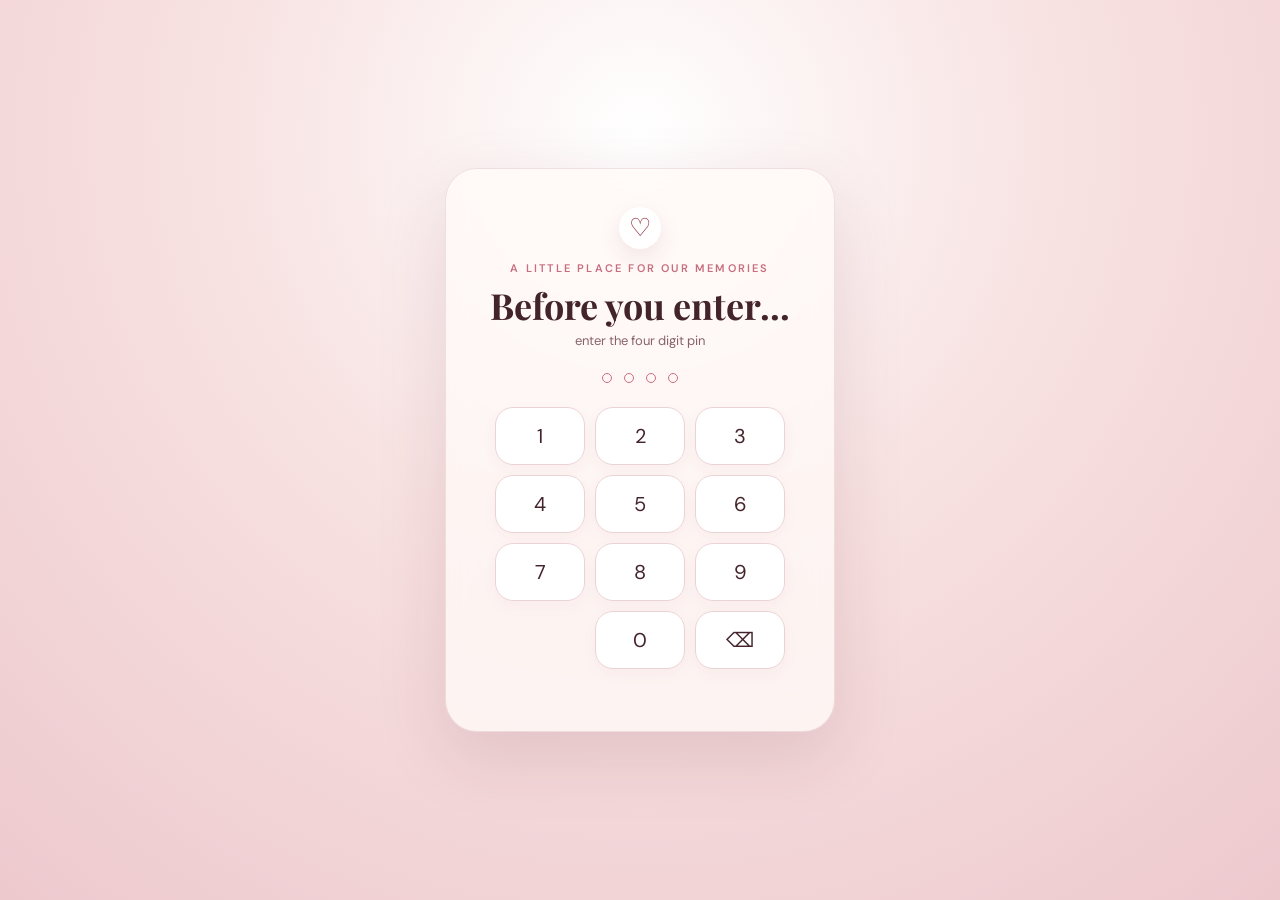
<file: index.html>
<!DOCTYPE html>
<html lang="en">
<head>
  <meta charset="UTF-8">
  <meta name="viewport" content="width=device-width, initial-scale=1.0, viewport-fit=cover">
  <meta name="theme-color" content="#8f2436">
  <title>Happy Failed 3rd Anniversary ❤️‍🩹</title>
  <link rel="stylesheet" href="style.css">
</head>
<body>
  <div id="hearts" aria-hidden="true"></div>

  <section id="pinScreen" class="screen pin-screen">
    <div class="pin-card">
      <div class="tiny-sticker">♡</div>
      <p class="eyebrow">a little place for our memories</p>
      <h1>Before you enter...</h1>
      <p class="pin-sub">enter the four digit pin</p>
      <div class="pin-dots" id="pinDots">
        <span></span><span></span><span></span><span></span>
      </div>
      <div class="pin-pad" id="pinPad">
        <button data-key="1">1</button><button data-key="2">2</button><button data-key="3">3</button>
        <button data-key="4">4</button><button data-key="5">5</button><button data-key="6">6</button>
        <button data-key="7">7</button><button data-key="8">8</button><button data-key="9">9</button>
        <span></span><button data-key="0">0</button><button data-key="back">⌫</button>
      </div>
      <p id="pinError" class="pin-error"></p>
    </div>
  </section>

  <main id="site" class="hidden">
    <audio id="song" preload="auto" loop playsinline>
      <source src="rocketeer.mp3" type="audio/mpeg">
    </audio>

    <button id="musicButton" class="music-button" aria-label="Play or pause music">
      <span class="cassette-mini">♫</span>
      <span id="musicText">Rocketeer</span>
    </button>

    <section class="hero section">
      <div class="sparkle">✦</div>
      <p class="eyebrow">02 · 09 · 2026</p>
      <h1>Happy Failed<br><em>3rd Anniversary</em></h1>
      <p class="soft-line">some stories don't get the ending we imagined.</p>

      <div class="gift-wrap">
        <button id="gift" class="gift" aria-label="Open the gift">
          <span class="gift-lid"></span>
          <span class="gift-box"></span>
          <span class="gift-ribbon-v"></span>
          <span class="gift-ribbon-h"></span>
          <span class="gift-bow">🎀</span>
        </button>
        <p class="tap-hint">tap the gift ♡</p>
      </div>
    </section>

    <section id="flowerIntro" class="flower-intro hidden" aria-hidden="true">
      <div class="flower-shower">
        <span>🌹</span><span>🌸</span><span>🌷</span><span>🌺</span><span>💐</span>
        <span>🤍</span><span>🌹</span><span>🌸</span><span>🌷</span><span>🌺</span>
        <span>💮</span><span>🌼</span><span>🌹</span><span>🌸</span><span>💐</span>
        <span>🌷</span><span>🤍</span><span>🌺</span><span>🌸</span><span>🌹</span>
      </div>
      <div class="flower-intro-center">
        <div class="big-bouquet">💐</div>
        <p>for a love I still remember</p>
      </div>
    </section>

    <section id="giftPopup" class="gift-popup hidden">
      <div class="popup-petals"></div>
      <div class="popup-content">
        <div class="flower-row">🌹 🤍 🌸 🌷 🌹</div>
        <p class="eyebrow">for a love I still remember</p>
        <h2>Happy Failed 3rd Anniversary</h2>
        <p>today is our special day, but relationship is over</p>
        <p>i hope you always happy without me there</p>
        <div class="flower-row bottom">🌷 🤍 🌺 🌸 🤍</div>
        <button id="closePopup">continue ↓</button>
      </div>
    </section>

    <section class="section bouquet-section">
      <p class="eyebrow">a little bouquet</p>
      <h2>Flowers I Couldn't Give You</h2>
      <p class="section-note">tap the flowers ♡</p>
      <div class="bouquet" id="bouquet">
        <button data-message="kamu orang yang paling ingin ku ajak terus bersama :)">🌹</button>
        <button data-message="terima kasih pernah menjadi rumah ternyaman untukku 🤍">🌷</button>
        <button data-message="aku masih menyimpan banyak hal kecil tentang kita di hati.">🌸</button>
        <button data-message="semoga hari-harimu selalu dipenuhi hal-hal baik 🌺">🌺</button>
        <button data-message="kalau rindu bisa jadi bunga, mungkin bouquet ini nggak akan cukup 💐">💐</button>
        <button data-message="aku akan selalu mengingat tawa kecil kita 🩷">🌼</button>
        <button data-message="semoga perjalananmu di Bali berjalan dengan indah 🌻">🌻</button>
        <button data-message="some memories are too precious to ever become strangers.">🪻</button>
      </div>
      <div class="bouquet-message" id="bouquetMessage">kamu orang yang paling ingin ku ajak terus bersama :)</div>
    </section>

    <section class="section letter-section">
      <div class="paper">
        <p class="eyebrow">a letter</p>
        <h2>A Letter For you</h2>
        <div class="letter-text">
          <p>On this special day, we should have been celebrating together with joy and love, but sadly, we are no longer together; I am so sad not having you here.</p>
          <p>I always hope you find happiness, even without me in Bali.</p>
          <p>I truly miss you.. our laughter, the unique things we did together, your sweet texts, and your good morning and good night messages; I miss it all so much.</p>
          <p>From here, I can only pray that your journey toward the future in Bali goes smoothly.</p>
          <p>sejujurnya, i cant see u with someone else and i’m still waiting for u..</p>
          <p>i love u sm &amp; mysm my sweet heart ☹️❤️‍🩹</p>
          <p class="signature">-Indah Fahra Saina</p>
        </div>
      </div>
    </section>

    <section class="section memories-section">
      <p class="eyebrow">little pieces of us</p>
      <h2>Our Memories</h2>
      <p class="section-note">"how cute we are when we're together."</p>
      <button class="polaroid" id="memoryPhoto">
        <span class="photo-frame"><img src="IMG_1831.jpeg" alt="Our memory"></span>
        <span class="polaroid-caption">i miss u so much🩷</span>
        <span class="zoom-badge">tap to see closer</span>
      </button>
    </section>

    <div id="photoModal" class="photo-modal hidden">
      <button id="closePhoto" class="modal-close">×</button>
      <img src="IMG_1831.jpeg" alt="Memory closer view">
    </div>

    <section class="section timeline-section">
      <div class="timeline-card">
        <div class="timeline-item">
          <div class="icon">✨</div>
          <div><h3>First Time We Meet</h3><p>First Year of High School - 2023</p></div>
        </div>
        <div class="timeline-item">
          <div class="icon">💬</div>
          <div><h3>Our First Conversation</h3><p>I had a crush on you first, you drove me crazy😖</p></div>
        </div>
        <div class="timeline-item">
          <div class="icon">🫂</div>
          <div><h3>How Far Have We Come?</h3><p>Tangerang - Bali | 1.192km</p></div>
        </div>
      </div>
    </section>

    <section class="section playlist-section">
      <p class="eyebrow">songs that stayed</p>
      <h2>Our Special Playlist</h2>
      <div class="playlist">
        <div class="track playing">
          <div class="vinyl">
            <div class="vinyl-label"><span>♫</span></div>
          </div>
          <div class="track-info"><b>Rocketeer - Far East Movement</b><small>playing now</small></div>
          <span class="bars"><i></i><i></i><i></i></span>
        </div>
        <div class="track"><div class="track-number">02</div><div><b>Shape of My Heart - Backstreet Boys</b></div></div>
        <div class="track"><div class="track-number">03</div><div><b>Fix You - Coldplay</b></div></div>
      </div>
    </section>

    <section class="section gratitude-section">
      <p class="eyebrow">one more thing</p>
      <h2>Reasons I’m Grateful For You</h2>
      <p class="section-note">tap the jar to open a little note ♡</p>
      <button id="jar" class="jar-button" aria-label="Open the gratitude jar">
        <span class="jar-lid"></span>
        <span class="jar-glass">🌹<br>🤍💕<br>🌷🤍</span>
        <span class="jar-label">little<br>things</span>
      </button>
      <div id="note" class="note hidden">
        <button id="closeNote">×</button>
        <div class="note-paper" id="notePaper"></div>
      </div>
    </section>

    <section class="section ending-section">
      <div class="ending-card">
        <div class="ending-flower">🤍🌹🤍</div>
        <h2>May Your Life Always be Filled with Happiness❤️‍🩹</h2>
        <p>Kita sudah sejauh ini, sudah 3 tahun sejak kita bersama, lihat lagi padaku nanti ya? aku masih akan menunggu mu disini</p>
        <p>aku kangen kamu, aku kangen dirimu yang ada di sisiku🫂</p>
        <p>Waktu terbaik akan menyatukan kita lagi secepatnya, semoga kamu selalu bahagia dalam langkahmu, ingat senyumku di depan mu jika kamu merindukan diriku😀 aku akan selalu berdoa untuk mu🤍</p>
        <div class="final-sign">— With All My Love and Prayers🩷 —</div>
        <div class="tiny-hearts">♡ ♡ ♡</div>
      </div>
    </section>
  </main>

  <script src="script.js"></script>
</body>
</html>
</file>
<file: style.css>
@import url('https://fonts.googleapis.com/css2?family=DM+Sans:wght@400;500;600&family=Playfair+Display:ital,wght@0,500;0,600;1,500;1,600&display=swap');

:root{
  --wine:#8d293b; --wine-dark:#651d2c; --rose:#c86d7d; --cream:#fff7f3;
  --blush:#f7dfe0; --paper:#fffaf6; --ink:#44242b; --muted:#86636a;
}
*{box-sizing:border-box}
html{scroll-behavior:smooth}
body{margin:0;background:linear-gradient(180deg,#fff7f4,#f8e3e3 50%,#fff8f4);color:var(--ink);font-family:"DM Sans",sans-serif;overflow-x:hidden}
button{font:inherit;border:0;cursor:pointer}
.hidden{display:none!important}
.screen{min-height:100svh;display:grid;place-items:center;padding:24px}
.pin-screen{background:radial-gradient(circle at 50% 15%,#fff 0,#f8e2e2 42%,#edc9ce 100%)}
.pin-card{width:min(390px,100%);padding:38px 25px 30px;text-align:center;background:rgba(255,250,248,.78);border:1px solid rgba(141,41,59,.12);border-radius:32px;box-shadow:0 24px 70px rgba(101,29,44,.13);backdrop-filter:blur(14px)}
.tiny-sticker{margin:auto auto 12px;width:42px;height:42px;border-radius:50%;display:grid;place-items:center;background:#fff;color:var(--wine);font-size:25px;box-shadow:0 8px 22px #8d293b1c}
.eyebrow{font-size:11px;letter-spacing:.2em;text-transform:uppercase;color:var(--rose);font-weight:600}
h1,h2,h3,p{margin-top:0}
.pin-card h1{font-family:"Playfair Display",serif;font-size:36px;line-height:1.08;margin:10px 0 8px}
.pin-sub{color:var(--muted);font-size:13px}
.pin-dots{display:flex;justify-content:center;gap:12px;margin:24px 0}
.pin-dots span{width:10px;height:10px;border-radius:50%;border:1px solid var(--rose);background:transparent;transition:.2s}
.pin-dots span.filled{background:var(--wine);transform:scale(1.12)}
.pin-pad{display:grid;grid-template-columns:repeat(3,1fr);gap:10px;max-width:290px;margin:auto}
.pin-pad button{height:58px;border-radius:18px;background:#fff;border:1px solid #ead3d5;color:var(--ink);font-size:20px;box-shadow:0 5px 15px #8d293b0b;transition:.15s}
.pin-pad button:active{transform:scale(.94);background:var(--blush)}
.pin-error{height:18px;margin:14px 0 0;color:#a23d51;font-size:12px}
.section{min-height:100svh;padding:90px 20px;display:flex;flex-direction:column;align-items:center;justify-content:center;position:relative}
.hero{min-height:100svh;text-align:center;background:radial-gradient(circle at 50% 0,#fff,#fae8e8 65%,#f4d7d9)}
.hero h1{font-family:"Playfair Display",serif;font-size:clamp(48px,13vw,86px);line-height:.94;margin:8px 0 20px}
.hero h1 em{color:var(--wine);font-weight:500}
.soft-line{max-width:390px;color:var(--muted);font-size:14px}
.sparkle{position:absolute;top:13%;right:14%;font-size:28px;color:#b85a6c;animation:float 2.8s ease-in-out infinite}
.gift-wrap{margin-top:45px;text-align:center}
.gift{position:relative;width:150px;height:145px;background:none;animation:giftFloat 2.5s ease-in-out infinite}
.gift-box{position:absolute;left:17px;right:17px;bottom:10px;height:92px;background:linear-gradient(135deg,#9e3348,#7c2134);border-radius:12px 12px 18px 18px;box-shadow:0 25px 30px #641a2b2b}
.gift-lid{position:absolute;left:10px;right:10px;top:33px;height:34px;background:#a83b50;border-radius:10px;z-index:3;box-shadow:0 7px 10px #5b17262b}
.gift-ribbon-v{position:absolute;width:20px;height:105px;left:65px;top:31px;background:#f4d8c9;z-index:4}
.gift-ribbon-h{position:absolute;width:140px;height:16px;left:5px;top:42px;background:#f4d8c9;z-index:5}
.gift-bow{position:absolute;top:5px;left:49px;font-size:47px;z-index:6;filter:drop-shadow(0 4px 5px #50111d33)}
.tap-hint{font-size:12px;color:var(--muted);margin-top:5px}
@keyframes giftFloat{50%{transform:translateY(-10px) rotate(-1deg)}}
@keyframes float{50%{transform:translateY(-12px) rotate(8deg)}}

.flower-intro{position:fixed;inset:0;z-index:70;background:radial-gradient(circle at 50% 45%,#fff4f3 0,#f5cfd3 48%,#8d293b 100%);display:grid;place-items:center;overflow:hidden;animation:flowerIntroIn .35s ease-out}
.flower-intro-center{position:relative;z-index:2;text-align:center;color:#7b2638;font-family:"Playfair Display",serif;font-size:20px;animation:bloomCenter 1.1s ease-out both}
.big-bouquet{font-size:105px;filter:drop-shadow(0 15px 20px #5d172833);animation:bloom 1.2s ease-in-out infinite alternate}
.flower-shower{position:absolute;inset:0;display:grid;grid-template-columns:repeat(5,1fr);align-items:center;justify-items:center;gap:20px;padding:20px;font-size:48px;opacity:.9}
.flower-shower span{animation:flowerFloat 2.8s ease-in-out infinite alternate}
.flower-shower span:nth-child(2n){animation-delay:-.7s}.flower-shower span:nth-child(3n){animation-delay:-1.2s}
@keyframes flowerIntroIn{from{opacity:0}to{opacity:1}}
@keyframes bloom{from{transform:scale(.88) rotate(-4deg)}to{transform:scale(1.08) rotate(4deg)}}
@keyframes bloomCenter{from{opacity:0;transform:scale(.6)}to{opacity:1;transform:scale(1)}}
@keyframes flowerFloat{from{transform:translateY(-18px) rotate(-8deg)}to{transform:translateY(18px) rotate(8deg)}}

.gift-popup{position:fixed;inset:0;z-index:50;background:rgba(79,20,34,.78);display:grid;place-items:center;padding:22px;backdrop-filter:blur(8px);animation:fadeIn .4s}
.popup-content{position:relative;width:min(620px,100%);padding:50px 28px;text-align:center;background:linear-gradient(145deg,#fffaf8,#f7dddd);border-radius:34px;box-shadow:0 30px 90px #3a0e1d70;overflow:hidden}
.popup-content h2{font-family:"Playfair Display",serif;font-size:clamp(35px,8vw,58px);line-height:1.02;color:var(--wine);margin:12px 0 20px}
.popup-content p:not(.eyebrow){font-family:"Playfair Display",serif;font-size:18px;line-height:1.6}
.flower-row{font-size:25px;letter-spacing:8px}.bottom{margin-top:25px}
.popup-content button{margin-top:18px;padding:12px 22px;border-radius:99px;background:var(--wine);color:#fff}
.popup-petals:before,.popup-petals:after{content:"🌹 🤍 🌸 🤍 🌹";position:absolute;left:5%;top:12%;font-size:26px;letter-spacing:18px;opacity:.5;animation:petal 7s linear infinite}
.popup-petals:after{top:auto;bottom:12%;left:12%;animation-delay:-3s}
@keyframes petal{50%{transform:translateX(30px) rotate(8deg)}}

.bouquet-section{background:#fff8f6}
.bouquet-section h2,.letter-section h2,.memories-section h2,.playlist-section h2,.gratitude-section h2,.ending-section h2{font-family:"Playfair Display",serif;font-size:clamp(35px,9vw,55px);text-align:center;line-height:1.05;margin:6px 0 10px}
.section-note{color:var(--muted);font-size:13px}
.bouquet{width:min(430px,100%);min-height:280px;display:flex;align-items:center;justify-content:center;flex-wrap:wrap;gap:6px;padding:35px 20px;margin:25px 0;background:radial-gradient(circle,#fff,#f8e4e5);border-radius:50% 50% 45% 45%;box-shadow:inset 0 -12px 30px #b6576710}
.bouquet button{background:none;font-size:62px;transition:.25s;filter:drop-shadow(0 7px 5px #6b23301c)}
.bouquet button.selected{filter:drop-shadow(0 0 14px #c86d7d);transform:scale(1.2) translateY(-5px)}
.bouquet-message{min-height:70px;display:grid;place-items:center;transition:.25s}
.bouquet button:active{transform:scale(1.35) rotate(-8deg)}
.bouquet-message{max-width:500px;min-height:70px;display:grid;place-items:center;text-align:center;padding:18px 22px;border:1px dashed #c98b96;border-radius:18px;background:#fff;color:var(--wine);font-family:"Playfair Display",serif;font-size:18px}

.letter-section{background:#f2d8d9}
.paper{width:min(700px,100%);padding:42px 28px;background:var(--paper);box-shadow:0 25px 55px #6c23301c;transform:rotate(-.5deg);border-radius:3px}
.paper h2{text-align:left;margin-bottom:30px}
.letter-text{font-family:"Playfair Display",serif;font-size:16px;line-height:1.8;color:#553238}
.letter-text p{margin-bottom:18px}.signature{text-align:right;font-style:italic;margin-top:28px}

.memories-section{background:linear-gradient(180deg,#fff8f6,#f5dddd)}
.polaroid{position:relative;background:#fff;padding:14px 14px 22px;box-shadow:0 22px 45px #5b1b2a28;transform:rotate(-2deg);margin-top:30px;transition:.3s;max-width:360px}
.polaroid:hover{transform:rotate(0) translateY(-5px)}
.photo-frame{display:block;overflow:hidden;background:#eee}
.photo-frame img{display:block;width:100%;height:auto}
.polaroid-caption{display:block;font-family:"Playfair Display",serif;font-size:18px;margin-top:13px;color:#59333a}
.zoom-badge{display:block;margin-top:5px;font-size:10px;color:#a47b81}
.photo-modal{position:fixed;inset:0;z-index:60;background:#2d1018e8;display:grid;place-items:center;padding:20px}
.photo-modal img{max-width:94vw;max-height:88vh;object-fit:contain;border:10px solid #fff;box-shadow:0 25px 70px #0008}
.modal-close{position:fixed;top:18px;right:18px;width:44px;height:44px;border-radius:50%;background:#fff;color:var(--wine);font-size:30px;z-index:61}

.timeline-section{background:#fff8f4}
.timeline-card{width:min(650px,100%);display:grid;gap:16px}
.timeline-item{display:flex;gap:18px;align-items:center;padding:22px;border-radius:24px;background:#fff;border:1px solid #efdadd;box-shadow:0 10px 30px #7b263514}
.icon{font-size:28px;width:48px;text-align:center}.timeline-item h3{font-family:"Playfair Display",serif;font-size:21px;margin:0 0 5px}.timeline-item p{margin:0;color:var(--muted);font-size:13px}

.playlist-section{background:#f5dcde}
.playlist{width:min(650px,100%);margin-top:25px;display:grid;gap:10px}
.track{display:flex;align-items:center;gap:15px;padding:18px;border-radius:20px;background:#fff8f5;border:1px solid #edd0d3}
.track.playing{background:#8d293b;color:#fff;box-shadow:0 15px 35px #6d203028}
.track-number{width:46px;height:46px;flex:0 0 46px;border-radius:13px;display:grid;place-items:center;background:#ead1d3;color:var(--wine);font-weight:600}
.vinyl{width:70px;height:70px;min-width:70px;flex:0 0 70px;border-radius:50%;position:relative;display:grid;place-items:center;background:repeating-radial-gradient(circle,#111 0 2px,#1f1f1f 3px,#090909 5px);box-shadow:0 7px 15px #2b101828;animation:spin 4s linear infinite}
.vinyl::before{content:"";position:absolute;inset:8px;border-radius:50%;border:1px solid #ffffff18;box-shadow:inset 0 0 7px #ffffff12}
.vinyl-label{width:29px;height:29px;border-radius:50%;display:grid;place-items:center;background:var(--wine);position:relative;z-index:2;box-shadow:inset 0 0 6px #3d0d19}
.vinyl-label::after{content:"";width:6px;height:6px;border-radius:50%;background:#fff0;position:absolute;border:1px solid #fff8}
.vinyl-label span{font-size:11px;color:#fff;z-index:1}
.track-info{min-width:0;display:flex;flex-direction:column}
.playing .vinyl{animation-duration:4s}
.track b{font-size:14px}.track small{display:block;opacity:.75;margin-top:4px}
.bars{margin-left:auto;display:flex;gap:3px;align-items:end;height:24px}.bars i{display:block;width:3px;background:currentColor;animation:bar .8s ease-in-out infinite alternate}.bars i:nth-child(1){height:10px}.bars i:nth-child(2){height:20px;animation-delay:.2s}.bars i:nth-child(3){height:14px;animation-delay:.4s}
@keyframes spin{to{transform:rotate(360deg)}} @keyframes bar{to{height:5px}}

.gratitude-section{background:#fff8f4}
.jar-button{position:relative;width:200px;height:250px;background:none;margin-top:25px;transition:.25s}.jar-button:active{transform:scale(.93) rotate(3deg)}
.jar-glass{position:absolute;inset:40px 25px 5px;display:grid;place-items:center;padding:20px;border:4px solid #c89099;border-radius:28px 28px 45px 45px;background:linear-gradient(135deg,#fff8,#f0d5d866);font-size:29px;line-height:1.5;box-shadow:inset 0 0 25px #fff8,0 20px 40px #6b233016}
.jar-lid{position:absolute;top:24px;left:35px;right:35px;height:30px;background:#a75b6b;border-radius:10px;z-index:2}
.jar-label{position:absolute;left:53px;right:53px;bottom:66px;padding:12px 4px;background:#fff0;color:var(--wine);font-family:"Playfair Display",serif;font-size:18px;z-index:3}
.note{position:fixed;inset:0;z-index:55;background:#4c1724b8;display:grid;place-items:center;padding:22px;backdrop-filter:blur(7px);animation:fadeIn .3s}
.note-paper{width:min(430px,100%);padding:45px 28px;background:#fff9e9;font-family:"Playfair Display",serif;font-size:20px;line-height:1.6;text-align:center;box-shadow:0 25px 70px #2a0b1580;transform:rotate(1deg)}
#closeNote{position:fixed;top:20px;right:20px;width:44px;height:44px;border-radius:50%;background:#fff;color:var(--wine);font-size:30px}

.ending-section{background:radial-gradient(circle at 50% 10%,#fff,#f4d7d9 75%)}
.ending-card{max-width:680px;text-align:center}
.ending-card p{font-family:"Playfair Display",serif;font-size:17px;line-height:1.8}
.ending-card h2{font-size:clamp(34px,8vw,55px)}
.ending-flower{font-size:28px;margin-bottom:10px}.final-sign{font-family:"Playfair Display",serif;color:var(--wine);font-size:18px;margin-top:35px}.tiny-hearts{margin-top:25px;color:var(--rose);letter-spacing:10px}
.music-button{position:fixed;right:14px;top:14px;z-index:40;border-radius:99px;padding:8px 13px 8px 9px;display:flex;gap:8px;align-items:center;background:#fff;color:var(--wine);box-shadow:0 10px 28px #4b152018;border:1px solid #efd6d8;font-size:11px}
.cassette-mini{width:24px;height:24px;border-radius:7px;display:grid;place-items:center;background:var(--wine);color:#fff}
#hearts{position:fixed;inset:0;pointer-events:none;z-index:30;overflow:hidden}
.floating-heart{position:absolute;bottom:-30px;animation:rise linear forwards;opacity:.55;color:#a83b50}
@keyframes rise{to{transform:translateY(-110vh) rotate(35deg);opacity:0}} @keyframes fadeIn{from{opacity:0}to{opacity:1}}

@media(max-width:480px){
  .section{padding:78px 16px}
  .hero h1{font-size:51px}
  .paper{padding:34px 21px}
  .letter-text{font-size:15px}
  .gift-popup{padding:14px}
  .popup-content{padding:38px 19px}
  .popup-content p:not(.eyebrow){font-size:16px}
  .bouquet button{font-size:53px}
}
</file>
